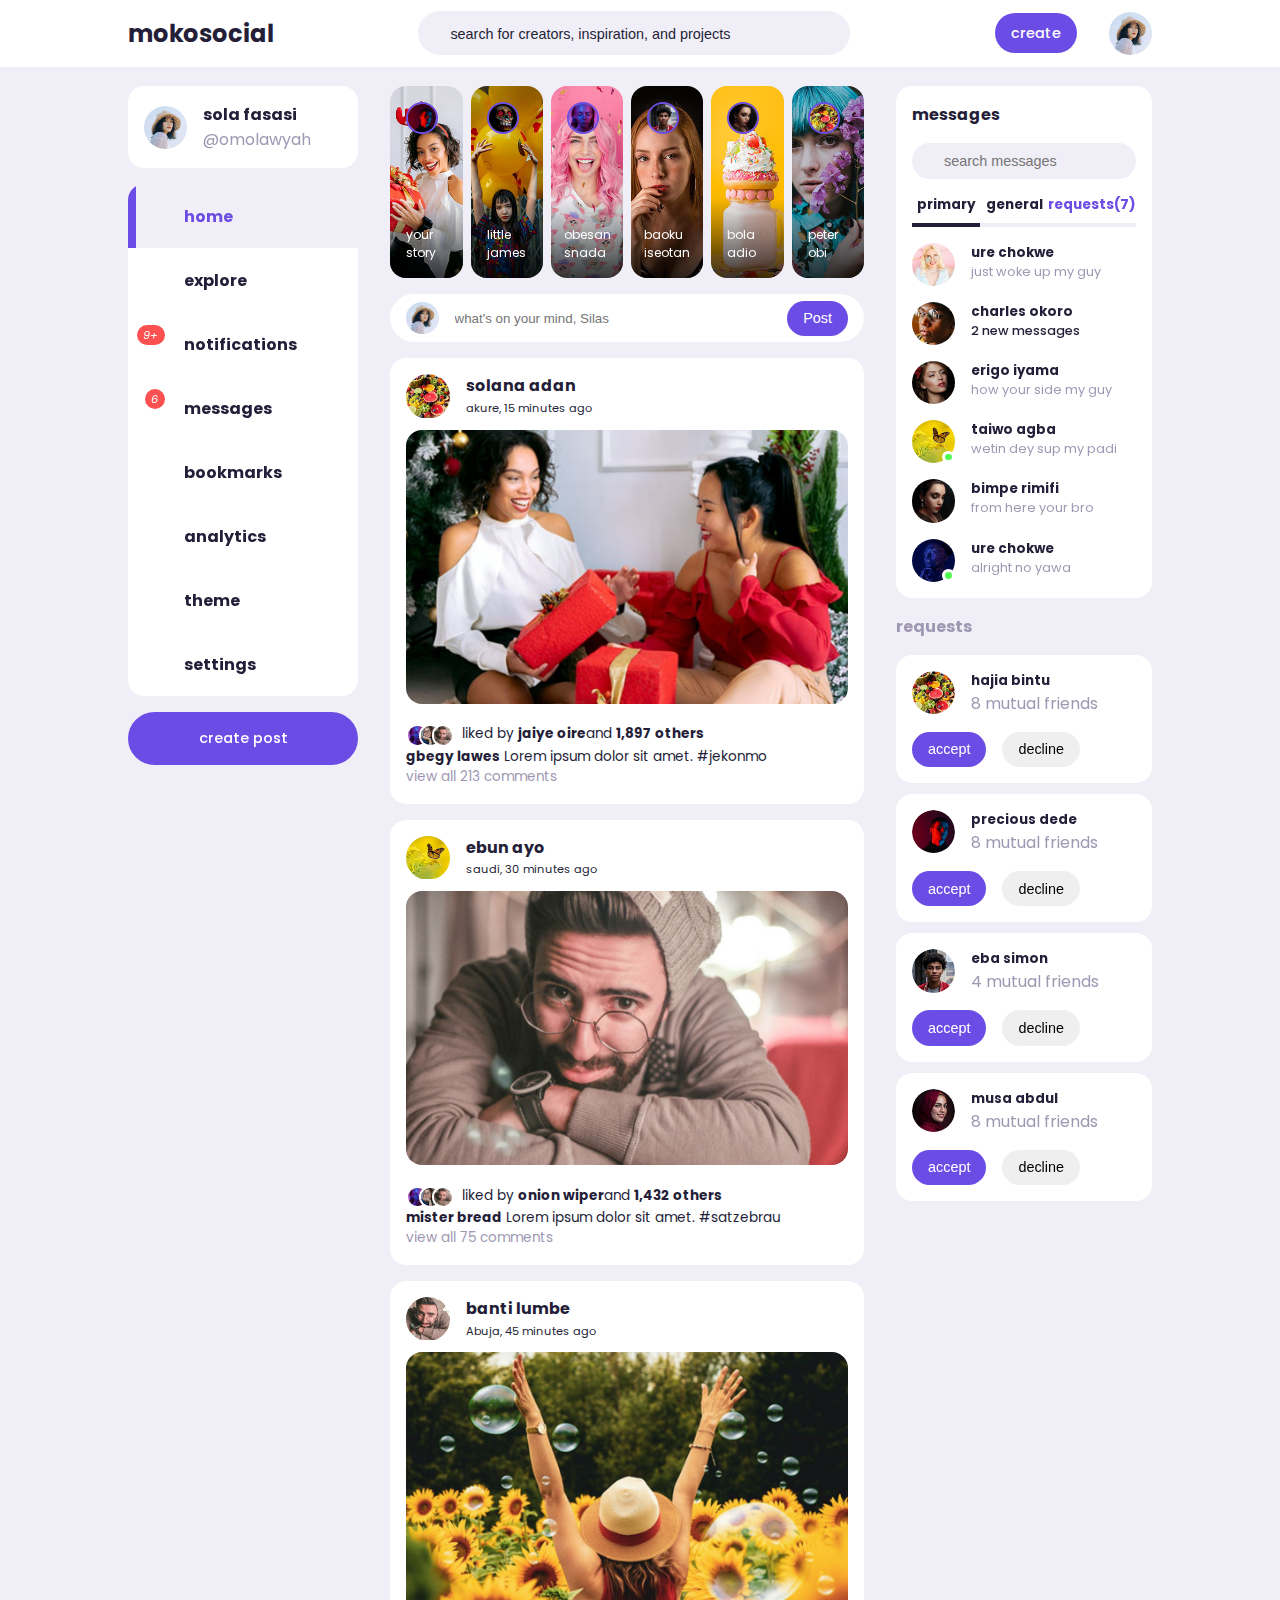
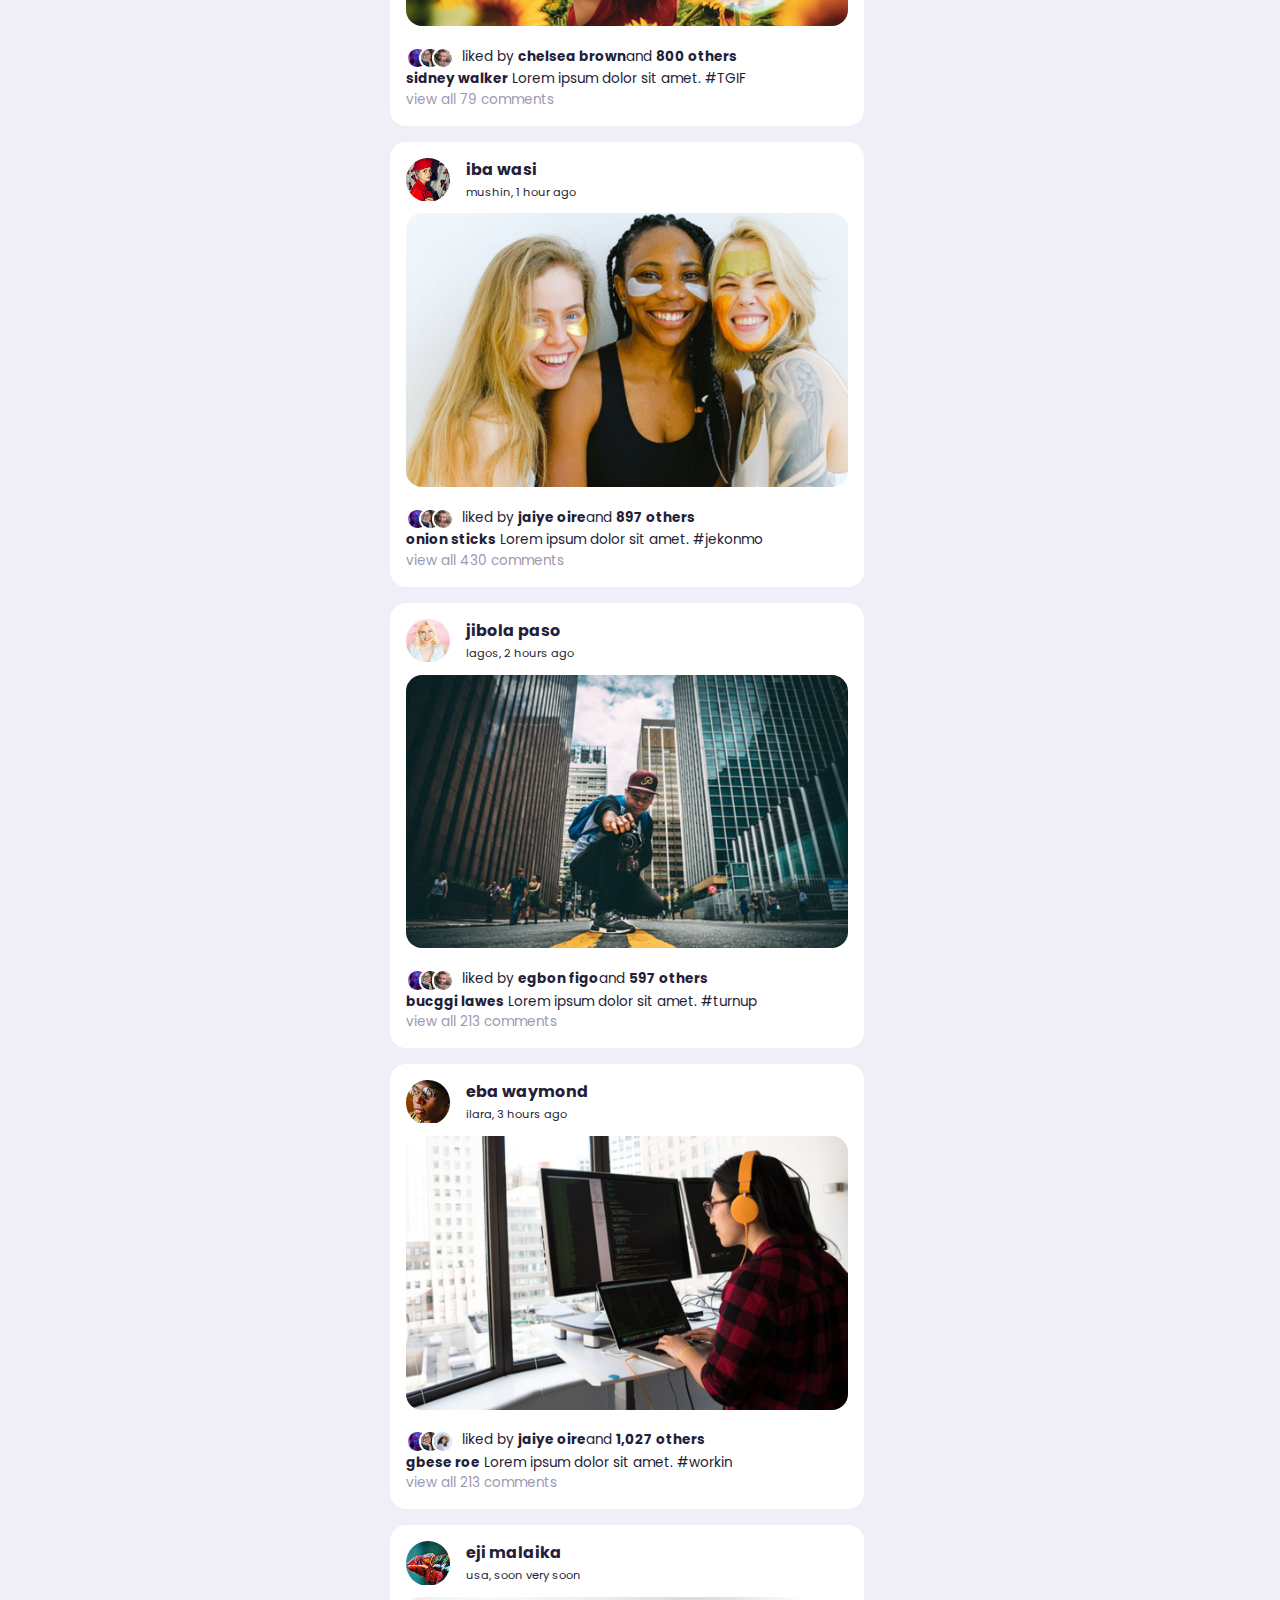
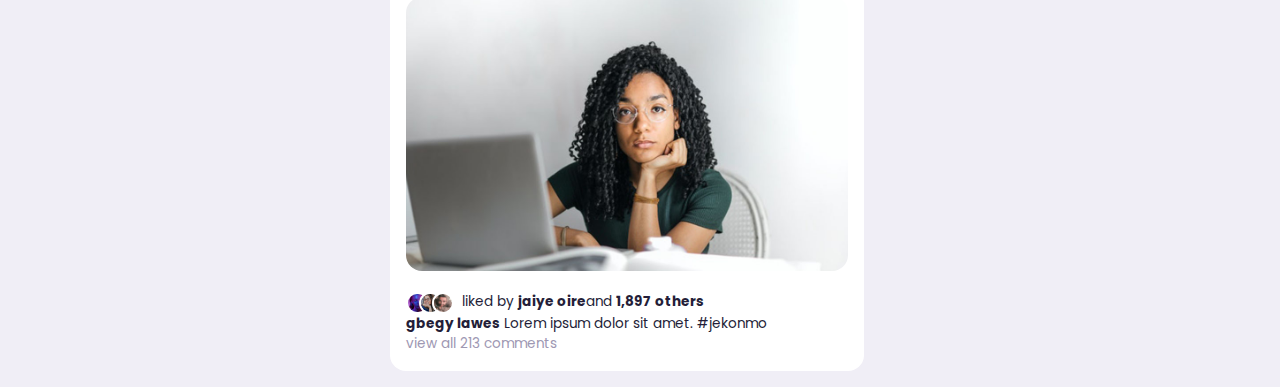
<file: responsive social media/index.html>
<!DOCTYPE html>
<html lang="en">
<head>
    <meta charset="UTF-8">
    <meta http-equiv="X-UA-Compatible" content="IE=edge">
    <meta name="viewport" content="width=device-width, initial-scale=1.0">
    <title>mokosocial - Respo Website</title>
    <link rel="stylesheet" href="styles.css">
    <!--ICONSCOUT CDN-->
    <link rel="stylesheet" href="https://unicons.iconscout.com/release/v4.0.0/css/line.css">
</head>

<body>

    <!--NAVBAR-->

    <nav>
        <div class="container">
            <h2 class="logo">mokosocial</h2>
            <div class="search-bar">
                <i class="uil uil-search"></i>
                <input type="search" placeholder="search for creators, inspiration, and projects">
            </div>
            <div class="create">
                <label for="create post" class="btn btn-primary">create</label>
                <div class="profile-picture">
                    <img src="./images/profile-1.jpg" alt="">
                </div>
            </div>
        </div>
    </nav>

    <!--END OF NAVBAR-->

    <!--MAIN-->

    <main>
        <div class="container">

            <!--LEFT SIDE-->

            <div class="left">
                <a class="profile">
                    <div class="profile-picture">
                        <img src="./images/profile-1.jpg" alt="">
                    </div>
                    <div class="handle">
                        <h4>sola fasasi</h4>
                        <p class="text-muted">@omolawyah</p>
                    </div>
                </a>

                <!--SIDEBAR-->
                <div class="sidebar">
                    <a class="menu-item active">
                        <span><i class="uil uil-home"></i></span>
                        <h3>home</h3>
                    </a>
                    <a class="menu-item">
                        <span><i class="uil uil-compass"></i></span>
                        <h3>explore</h3>
                    </a>
                    <a class="menu-item" id="notifications">
                        <span><i class="uil uil-bell"><small class="notification-count">9+</small></i></span>
                        <h3>notifications</h3>
                        <!--NOTIFICATION POPUP-->
                        <div class="notifications-popup">
                            <div>
                                <div class="profile-picture">
                                    <img src="./images/profile-2.jpg" alt="">
                                </div>
                                <div class="notification-body">
                                    <b>adebayo bala accepted your friend request</b>
                                    <small class="text-muted">2 days ago</small>
                                </div>
                            </div>
                            <div>
                                <div class="profile-picture">
                                    <img src="./images/profile-3.jpg" alt="">
                                </div>
                                <div class="notification-body">
                                    <b>abass mutiu accepted your friend request</b>
                                    <small class="text-muted">1 hour ago</small>
                                </div>
                            </div>
                            <div>
                                <div class="profile-picture">
                                    <img src="./images/profile-4.jpg" alt="">
                                </div>
                                <div class="notification-body">
                                    <b>ure chokwe commented on  your post</b>
                                    <small class="text-muted">5 hour ago</small>
                                </div>
                            </div>
                            <div>
                                <div class="profile-picture">
                                    <img src="./images/profile-5.jpg" alt="">
                                </div>
                                <div class="notification-body">
                                    <b>silas ogbuefi commented on a post dem tag you</b>
                                    <small class="text-muted">1 hour ago</small>
                                </div>
                            </div>
                            <div>
                                <div class="profile-picture">
                                    <img src="./images/profile-6.jpg" alt="">
                                </div>
                                <div class="notification-body">
                                    <b>bimpe alao commented on a post de post  tag you</b>
                                    <small class="text-muted">7 mins ago</small>
                                </div>
                            </div>
                            <div>
                                <div class="profile-picture">
                                    <img src="./images/profile-7.jpg" alt="">
                                </div>
                                <div class="notification-body">
                                    <b>lanre fasai shared  a post d post  tag you</b>
                                    <small class="text-muted">5 days ago</small>
                                </div>
                            </div>
                        </div>
                    </a>
                    <a class="menu-item" id="messages-notifications">
                        <span><i class="uil uil-envelope"><small class="notification-count">6</small></i></span>
                        <h3>messages</h3>
                    </a>
                    <a class="menu-item">
                        <span><i class="uil uil-bookmark"></i></span>
                        <h3>bookmarks</h3>
                    </a>
                    <a class="menu-item">
                        <span><i class="uil uil-chart-line"></i></span>
                        <h3>analytics</h3>
                    </a>
                    <a class="menu-item" id="theme">
                        <span><i class="uil uil-palette"></i></span>
                        <h3>theme</h3>
                    </a>
                    <a class="menu-item">
                        <span><i class="uil uil-setting"></i></span>
                        <h3>settings</h3>
                    </a>
                </div>
                <label for="create post" class="btn btn-primary">create post</label>
            </div>

            <!--END OF LEFT SIDE-->

            <!--MIDDLE SIDE-->
            <div class="middle">
              
                <!---STORIES-->
                <div class="stories">
                    <div class="story">
                        <div class="profile-picture">
                            <img src="./images/profile-8.jpg">
                        </div>
                        <p class="name">your story</p>
                    </div>
                    <div class="story">
                        <div class="profile-picture">
                            <img src="./images/profile-9.jpg">
                        </div>
                        <p class="name">little james</p>
                    </div>
                    <div class="story">
                        <div class="profile-picture">
                            <img src="./images/profile-10.jpg">
                        </div>
                        <p class="name">obesan snada</p>
                    </div>
                    <div class="story">
                        <div class="profile-picture">
                            <img src="./images/profile-11.jpg">
                        </div>
                        <p class="name">baoku iseotan</p>
                    </div>
                    <div class="story">
                        <div class="profile-picture">
                            <img src="./images/profile-12.jpg">
                        </div>
                        <p class="name">bola adio</p>
                    </div>
                    <div class="story">
                        <div class="profile-picture">
                            <img src="./images/profile-13.jpg">
                        </div>
                        <p class="name">peter obi</p>
                    </div>
                </div>

                <!--END OF STORIES-->
                <form class="create-post">
                    <div class="profile-picture">
                        <img src="./images/profile-1.jpg" alt="">
                    </div>
                    <input type="text" id="create-post" placeholder="what's on your mind, Silas">
                    <input type="submit" value="Post" class="btn btn-primary">

                </form>

                <!--FEEDS-->
                <div class="feeds">
                    <!--FEED 1-->
                    <div class="feed">
                        <div class="head">
                            <div class="user">
                                <div class="profile-picture">
                                    <img src="./images/profile-13.jpg" alt="">
                                </div>
                                <div class="info">
                                    <h3>solana adan</h3>
                                    <small>akure, 15 minutes ago</small>
                                </div>
                                
                            </div>
                            <span class="edit">
                                <i class="uil uil-ellipsis-h"></i>
                            </span>
                        </div>

                        <div class="photo">
                            <img src="./images/feed-1.jpg" alt="">
                        </div>

                        <div class="action-buttons">
                            <div class="interaction-buttons">
                                <span><i class="uil uil-heart"></i></span>
                                <span><i class="uil uil-comment-dots"></i></span>
                                <span><i class="uil uil-share-alt"></i></span>
                            </div>
                            <div class="bookmark">
                                <span><i class="uil uil-bookmark-full"></i></span>
                            </div>
                        </div>

                        <div class="liked-by">
                            <span><img src="./images/profile-10.jpg" alt=""></span>
                            <span><img src="./images/profile-4.jpg" alt=""></span>
                            <span><img src="./images/profile-15.jpg" alt=""></span>
                            <p>liked by <b>jaiye oire</b>and <b>1,897 others</b></p>
                        </div>
                        
                        <div class="caption">
                            <p><b>gbegy lawes</b> Lorem ipsum dolor sit amet. <span class="harsh-tag">#jekonmo</span> </p>
                        </div>
                        <div class="text-muted comments">view all 213 comments</div>
                    </div>
                    <!--END OF FEED 1-->

                    <!--FEED 2-->

                    <div class="feed">
                        <div class="head">
                            <div class="user">
                                <div class="profile-picture">
                                    <img src="./images/profile-14.jpg" alt="">
                                </div>
                                <div class="info">
                                    <h3>ebun ayo</h3>
                                    <small>saudi, 30 minutes ago</small>
                                </div>
                                
                            </div>
                            <span class="edit">
                                <i class="uil uil-ellipsis-h"></i>
                            </span>
                        </div>

                        <div class="photo">
                            <img src="./images/feed-2.jpg" alt="">
                        </div>

                        <div class="action-buttons">
                            <div class="interaction-buttons">
                                <span><i class="uil uil-heart"></i></span>
                                <span><i class="uil uil-comment-dots"></i></span>
                                <span><i class="uil uil-share-alt"></i></span>
                            </div>
                            <div class="bookmark">
                                <span><i class="uil uil-bookmark-full"></i></span>
                            </div>
                        </div>

                        <div class="liked-by">
                            <span><img src="./images/profile-10.jpg" alt=""></span>
                            <span><img src="./images/profile-4.jpg" alt=""></span>
                            <span><img src="./images/profile-15.jpg" alt=""></span>
                            <p>liked by <b>onion wiper</b>and <b>1,432 others</b></p>
                        </div>
                        
                        <div class="caption">
                            <p><b>mister bread</b> Lorem ipsum dolor sit amet. <span class="harsh-tag">#satzebrau</span> </p>
                        </div>
                        <div class="text-muted comments">view all 75 comments</div>
                    </div>

                    <!--END OF FEED 2-->

                    <!--FEED 3-->
                    <div class="feed">
                        <div class="head">
                            <div class="user">
                                <div class="profile-picture">
                                    <img src="./images/profile-15.jpg" alt="">
                                </div>
                                <div class="info">
                                    <h3>banti lumbe</h3>
                                    <small>Abuja, 45 minutes ago</small>
                                </div>
                                
                            </div>
                            <span class="edit">
                                <i class="uil uil-ellipsis-h"></i>
                            </span>
                        </div>

                        <div class="photo">
                            <img src="./images/feed-3.jpg" alt="">
                        </div>

                        <div class="action-buttons">
                            <div class="interaction-buttons">
                                <span><i class="uil uil-heart"></i></span>
                                <span><i class="uil uil-comment-dots"></i></span>
                                <span><i class="uil uil-share-alt"></i></span>
                            </div>
                            <div class="bookmark">
                                <span><i class="uil uil-bookmark-full"></i></span>
                            </div>
                        </div>

                        <div class="liked-by">
                            <span><img src="./images/profile-10.jpg" alt=""></span>
                            <span><img src="./images/profile-4.jpg" alt=""></span>
                            <span><img src="./images/profile-15.jpg" alt=""></span>
                            <p>liked by <b>chelsea brown</b>and <b>800 others</b></p>
                        </div>
                        
                        <div class="caption">
                            <p><b>sidney walker</b> Lorem ipsum dolor sit amet. <span class="harsh-tag">#TGIF</span> </p>
                        </div>
                        <div class="text-muted comments">view all 79 comments</div>
                    </div>
                    <!--END OF FEED 3-->

                    <!--FEED 4-->
                    <div class="feed">
                        <div class="head">
                            <div class="user">
                                <div class="profile-picture">
                                    <img src="./images/profile-16.jpg" alt="">
                                </div>
                                <div class="info">
                                    <h3>iba wasi</h3>
                                    <small>mushin, 1 hour ago</small>
                                </div>
                                
                            </div>
                            <span class="edit">
                                <i class="uil uil-ellipsis-h"></i>
                            </span>
                        </div>

                        <div class="photo">
                            <img src="./images/feed-4.jpg" alt="">
                        </div>

                        <div class="action-buttons">
                            <div class="interaction-buttons">
                                <span><i class="uil uil-heart"></i></span>
                                <span><i class="uil uil-comment-dots"></i></span>
                                <span><i class="uil uil-share-alt"></i></span>
                            </div>
                            <div class="bookmark">
                                <span><i class="uil uil-bookmark-full"></i></span>
                            </div>
                        </div>

                        <div class="liked-by">
                            <span><img src="./images/profile-10.jpg" alt=""></span>
                            <span><img src="./images/profile-4.jpg" alt=""></span>
                            <span><img src="./images/profile-15.jpg" alt=""></span>
                            <p>liked by <b>jaiye oire</b>and <b>897 others</b></p>
                        </div>
                        
                        <div class="caption">
                            <p><b>onion sticks</b> Lorem ipsum dolor sit amet. <span class="harsh-tag">#jekonmo</span> </p>
                        </div>
                        <div class="text-muted comments">view all 430 comments</div>
                    </div>
                    <!--END OF FEED 4-->

                    <!--FEED 5-->
                    <div class="feed">
                        <div class="head">
                            <div class="user">
                                <div class="profile-picture">
                                    <img src="./images/profile-17.jpg" alt="">
                                </div>
                                <div class="info">
                                    <h3>jibola paso</h3>
                                    <small>lagos, 2 hours ago</small>
                                </div>
                                
                            </div>
                            <span class="edit">
                                <i class="uil uil-ellipsis-h"></i>
                            </span>
                        </div>

                        <div class="photo">
                            <img src="./images/feed-5.jpg" alt="">
                        </div>

                        <div class="action-buttons">
                            <div class="interaction-buttons">
                                <span><i class="uil uil-heart"></i></span>
                                <span><i class="uil uil-comment-dots"></i></span>
                                <span><i class="uil uil-share-alt"></i></span>
                            </div>
                            <div class="bookmark">
                                <span><i class="uil uil-bookmark-full"></i></span>
                            </div>
                        </div>

                        <div class="liked-by">
                            <span><img src="./images/profile-10.jpg" alt=""></span>
                            <span><img src="./images/profile-4.jpg" alt=""></span>
                            <span><img src="./images/profile-15.jpg" alt=""></span>
                            <p>liked by <b>egbon figo</b>and <b>597 others</b></p>
                        </div>
                        
                        <div class="caption">
                            <p><b>bucggi lawes</b> Lorem ipsum dolor sit amet. <span class="harsh-tag">#turnup</span> </p>
                        </div>
                        <div class="text-muted comments">view all 213 comments</div>
                    </div>
                    <!--END OF FEED 5-->

                    <!--FEED 6-->
                    <div class="feed">
                        <div class="head">
                            <div class="user">
                                <div class="profile-picture">
                                    <img src="./images/profile-18.jpg" alt="">
                                </div>
                                <div class="info">
                                    <h3>eba waymond</h3>
                                    <small>ilara, 3 hours ago</small>
                                </div>
                                
                            </div>
                            <span class="edit">
                                <i class="uil uil-ellipsis-h"></i>
                            </span>
                        </div>

                        <div class="photo">
                            <img src="./images/feed-6.jpg" alt="">
                        </div>

                        <div class="action-buttons">
                            <div class="interaction-buttons">
                                <span><i class="uil uil-heart"></i></span>
                                <span><i class="uil uil-comment-dots"></i></span>
                                <span><i class="uil uil-share-alt"></i></span>
                            </div>
                            <div class="bookmark">
                                <span><i class="uil uil-bookmark-full"></i></span>
                            </div>
                        </div>

                        <div class="liked-by">
                            <span><img src="./images/profile-10.jpg" alt=""></span>
                            <span><img src="./images/profile-4.jpg" alt=""></span>
                            <span><img src="./images/profile-1.jpg" alt=""></span>
                            <p>liked by <b>jaiye oire</b>and <b>1,027 others</b></p>
                        </div>
                        
                        <div class="caption">
                            <p><b>gbese roe</b> Lorem ipsum dolor sit amet. <span class="harsh-tag">#workin</span> </p>
                        </div>
                        <div class="text-muted comments">view all 213 comments</div>
                    </div>
                    <!--END OF FEED 6-->

                    <!--FEED 7-->
                    <div class="feed">
                        <div class="head">
                            <div class="user">
                                <div class="profile-picture">
                                    <img src="./images/profile-19.jpg" alt="">
                                </div>
                                <div class="info">
                                    <h3>eji malaika</h3>
                                    <small>usa, soon very soon </small>
                                </div>
                                
                            </div>
                            <span class="edit">
                                <i class="uil uil-ellipsis-h"></i>
                            </span>
                        </div>

                        <div class="photo">
                            <img src="./images/feed-7.jpg" alt="">
                        </div>

                        <div class="action-buttons">
                            <div class="interaction-buttons">
                                <span><i class="uil uil-heart"></i></span>
                                <span><i class="uil uil-comment-dots"></i></span>
                                <span><i class="uil uil-share-alt"></i></span>
                            </div>
                            <div class="bookmark">
                                <span><i class="uil uil-bookmark-full"></i></span>
                            </div>
                        </div>

                        <div class="liked-by">
                            <span><img src="./images/profile-10.jpg" alt=""></span>
                            <span><img src="./images/profile-4.jpg" alt=""></span>
                            <span><img src="./images/profile-15.jpg" alt=""></span>
                            <p>liked by <b>jaiye oire</b>and <b>1,897 others</b></p>
                        </div>
                        
                        <div class="caption">
                            <p><b>gbegy lawes</b> Lorem ipsum dolor sit amet. <span class="harsh-tag">#jekonmo</span> </p>
                        </div>
                        <div class="text-muted comments">view all 213 comments</div>
                    </div>
                    <!--END OF FEED 7-->

                    
                    
                    

                </div>

                <!--END OF FEEDS-->
            </div>

            <!--END OF MIDDLE-->

            <!--RIGHT SIDE-->
            <div class="right">
                <!--MESSAGES-->
                <div class="messages">
                    <div class="heading">
                        <h4>messages</h4>
                        <i class="uil uiledit"></i>
                    </div>

                    <!--SEARCH BAR-->
                    <div class="search-bar">
                        <i class="uil uil-search"></i>
                        <input type="search" placeholder="search messages" id="message-search">
                    </div>

                    <!--MESSAGES CATEGORY-->
                    <div class="category">
                        <h6 class="active">primary</h6>
                        <h6>general</h6>
                        <h6 class="message-requests">requests(7)</h6>
                    </div>
                    <!--MESSAGE-->
                    <div class="message">
                        <div class="profile-picture">
                            <img src="./images/profile-17.jpg" alt="">
                        </div>
                        <div class="message-body">
                            <h5>ure chokwe</h5>
                            <p class="text-muted">just woke up my guy</p>
                        </div>
                    </div>
                    <div class="message">
                        <div class="profile-picture">
                            <img src="./images/profile-18.jpg" alt="">
                        </div>
                        <div class="message-body">
                            <h5>charles okoro</h5>
                            <p class="text-bold">2 new messages</p>
                        </div>
                    </div>
                    <div class="message">
                        <div class="profile-picture">
                            <img src="./images/profile-6.jpg" alt="">
                        </div>
                        <div class="message-body">
                            <h5>erigo iyama </h5>
                            <p class="text-muted">how your side my guy</p>
                        </div>
                    </div>
                    <div class="message">
                        <div class="profile-picture">
                            <img src="./images/profile-14.jpg" alt="">
                            <div class="active"></div>
                        </div>
                        <div class="message-body">
                            <h5>taiwo agba </h5>
                            <p class="text-muted">wetin dey sup my padi</p>
                        </div>
                    </div>
                    <div class="message">
                        <div class="profile-picture">
                            <img src="./images/profile-12.jpg" alt="">
                        </div>
                        <div class="message-body">
                            <h5>bimpe rimifi</h5>
                            <p class="text-muted">from here your bro</p>
                        </div>
                    </div>
                    <div class="message">
                        <div class="profile-picture">
                            <img src="./images/profile-7.jpg" alt="">
                            <div class="active"></div>
                        </div>
                        <div class="message-body">
                            <h5>ure chokwe</h5>
                            <p class="text-muted">alright no yawa</p>
                        </div>
                    </div>
                </div>
                <!--END OF MESSAGES-->

                <!--FRIEND REQUESTS-->
                <div class="friend-requests">

                    <h4>requests</h4>

                    <div class="request">
                        <div class="info">
                            <div class="profile-picture">
                                <img src="./images/profile-13.jpg" alt="">
                            </div>
                            <div>
                                <h5>hajia bintu</h5>
                                <p class="text-muted">
                                    8 mutual friends
                                </p>
                          </div>
                        </div>
                        <div class="action">
                            <button class="btn btn-primary">accept</button>
                            <button class="btn">decline</button>
                        </div>
                    </div>
                    <div class="request">
                        <div class="info">
                            <div class="profile-picture">
                                <img src="./images/profile-8.jpg" alt="">
                            </div>
                            <div>
                                <h5>precious dede</h5>
                                <p class="text-muted">
                                    8 mutual friends
                                </p>
                          </div>
                        </div>
                        <div class="action">
                            <button class="btn btn-primary">accept</button>
                            <button class="btn">decline</button>
                        </div>
                    </div>
                    <div class="request">
                        <div class="info">
                            <div class="profile-picture">
                                <img src="./images/profile-11.jpg" alt="">
                            </div>
                            <div>
                                <h5>eba simon</h5>
                                <p class="text-muted">
                                    4 mutual friends
                                </p>
                          </div>
                        </div>
                        <div class="action">
                            <button class="btn btn-primary">accept</button>
                            <button class="btn">decline</button>
                        </div>
                    </div>
                    <div class="request">
                        <div class="info">
                            <div class="profile-picture">
                                <img src="./images/profile-20.jpg" alt="">
                            </div>
                            <div>
                                <h5>musa abdul</h5>
                                <p class="text-muted">
                                    8 mutual friends
                                </p>
                          </div>
                        </div>
                        <div class="action">
                            <button class="btn btn-primary">accept</button>
                            <button class="btn">decline</button>
                        </div>
                    </div>

                </div>
            </div>

            <!--END OF RIGHT SIDE-->

        </div>
    </main>

    <!---END OF MAIN-->

    <div class="customize-theme">
        <div class="card">
            <h2>customize your view</h2>
            <p class="text-muted">manage your font size, color, and background</p>

            <!------FONT SIZES------>
            <div class="font-size">
                <h4>font size</h4>
                <div>
                    <h6>Aa</h6>
                    <div class="choose-size">
                        <span class="font-size-1"></span>
                        <span class="font-size-2 active"></span>
                        <span class="font-size-3"></span>
                        <span class="font-size-4"></span>
                        <span class="font-size-5"></span>
                    </div>
                    <h3>Aa</h3>

                </div>
            </div>

            <!--PRIMARY COLORS-->
            <div class="color">
                <h4>color</h4>
                <div class="choose-color">
                    <span class="color-1 active"></span>
                    <span class="color-2 "></span>
                    <span class="color-3 "></span>
                    <span class="color-4 "></span>
                    <span class="color-5 "></span>
                </div>
            </div>

            <!---BACKGROUND COLORS-->
            <div class="background">
                <h4>background</h4>
                <div class="choose-bg">
                    <div class="bg-1 active">
                        <span></span>
                        <h5 for="bg-1">light</h5>
                    </div>
                    <div class="bg-2">
                        <span></span>
                        <h5 for="bg-2">dim</h5>
                    </div>
                    <div class="bg-3">
                        <span></span>
                        <h5 for="bg-3">lights out</h5>
                    </div>
                </div>
            </div>

        </div>
    </div>


    
    <script src="index.js"></script>
</body>
</html>
</file>
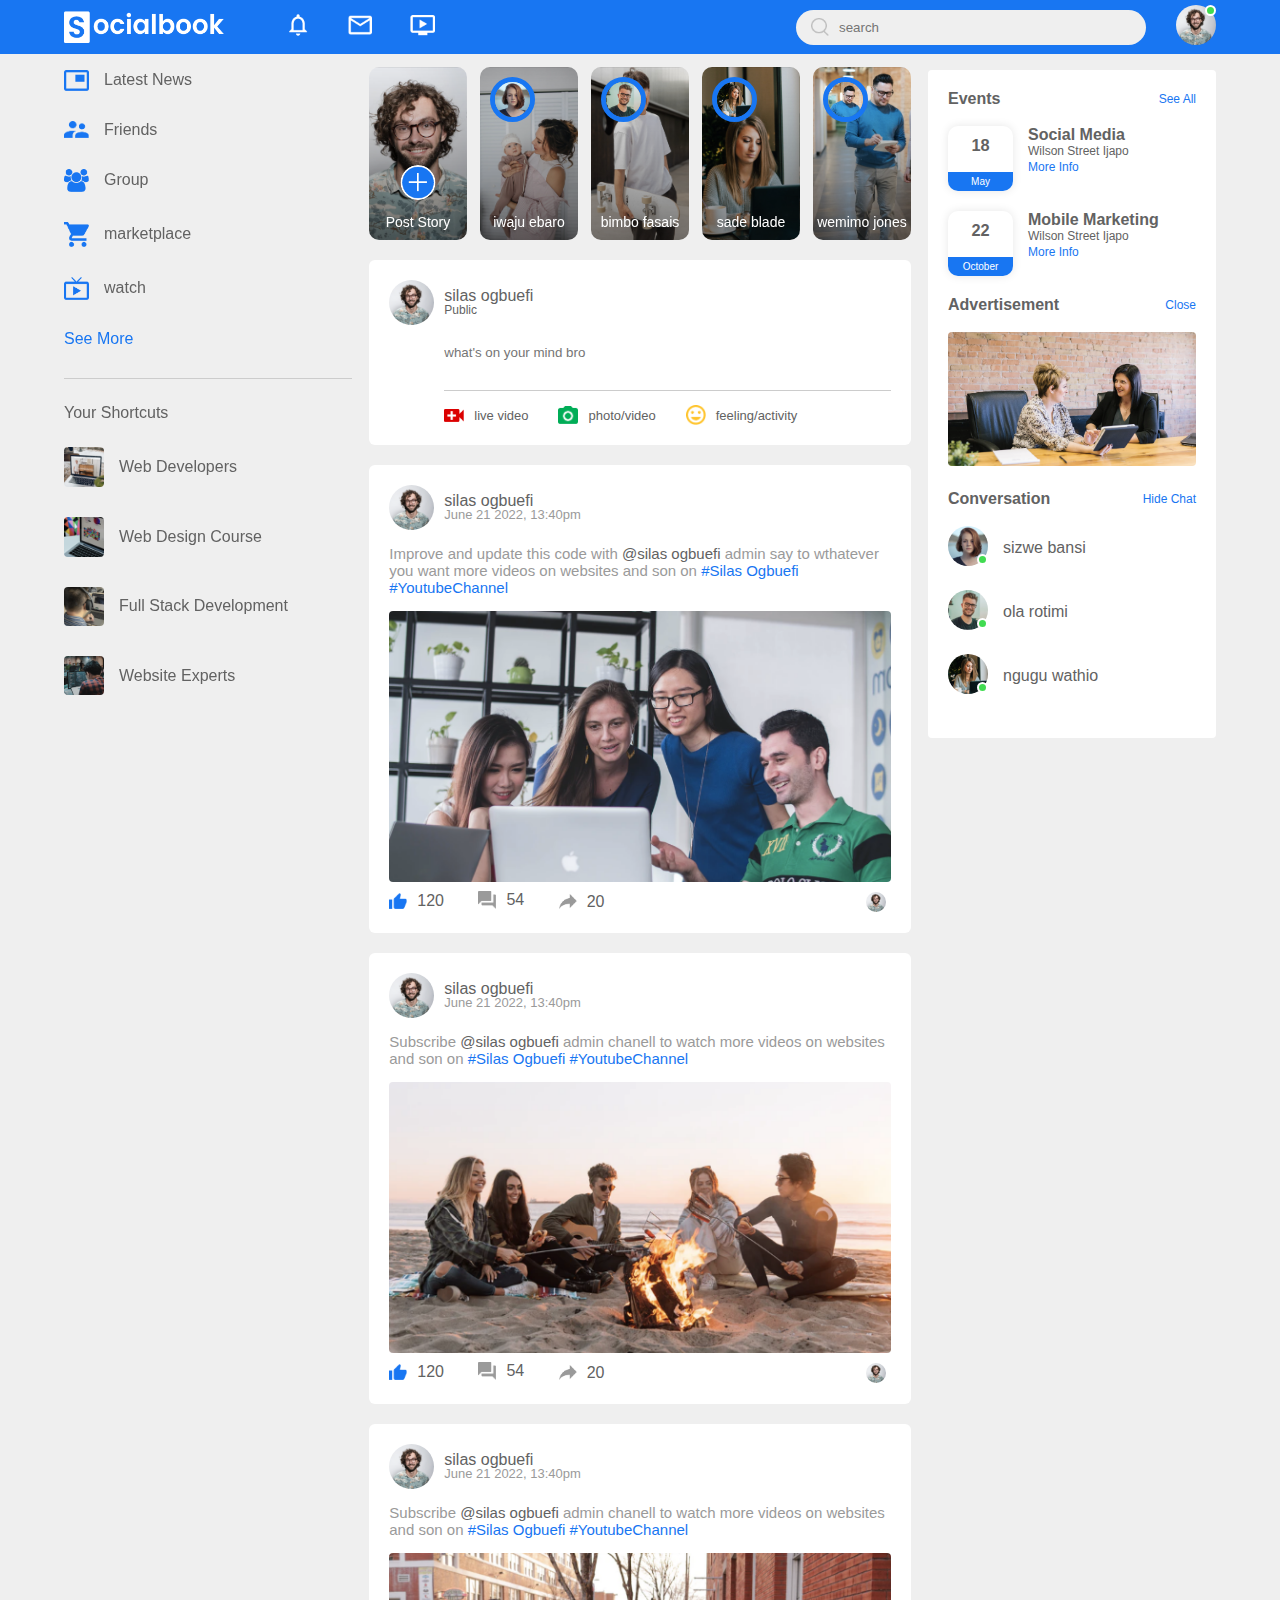
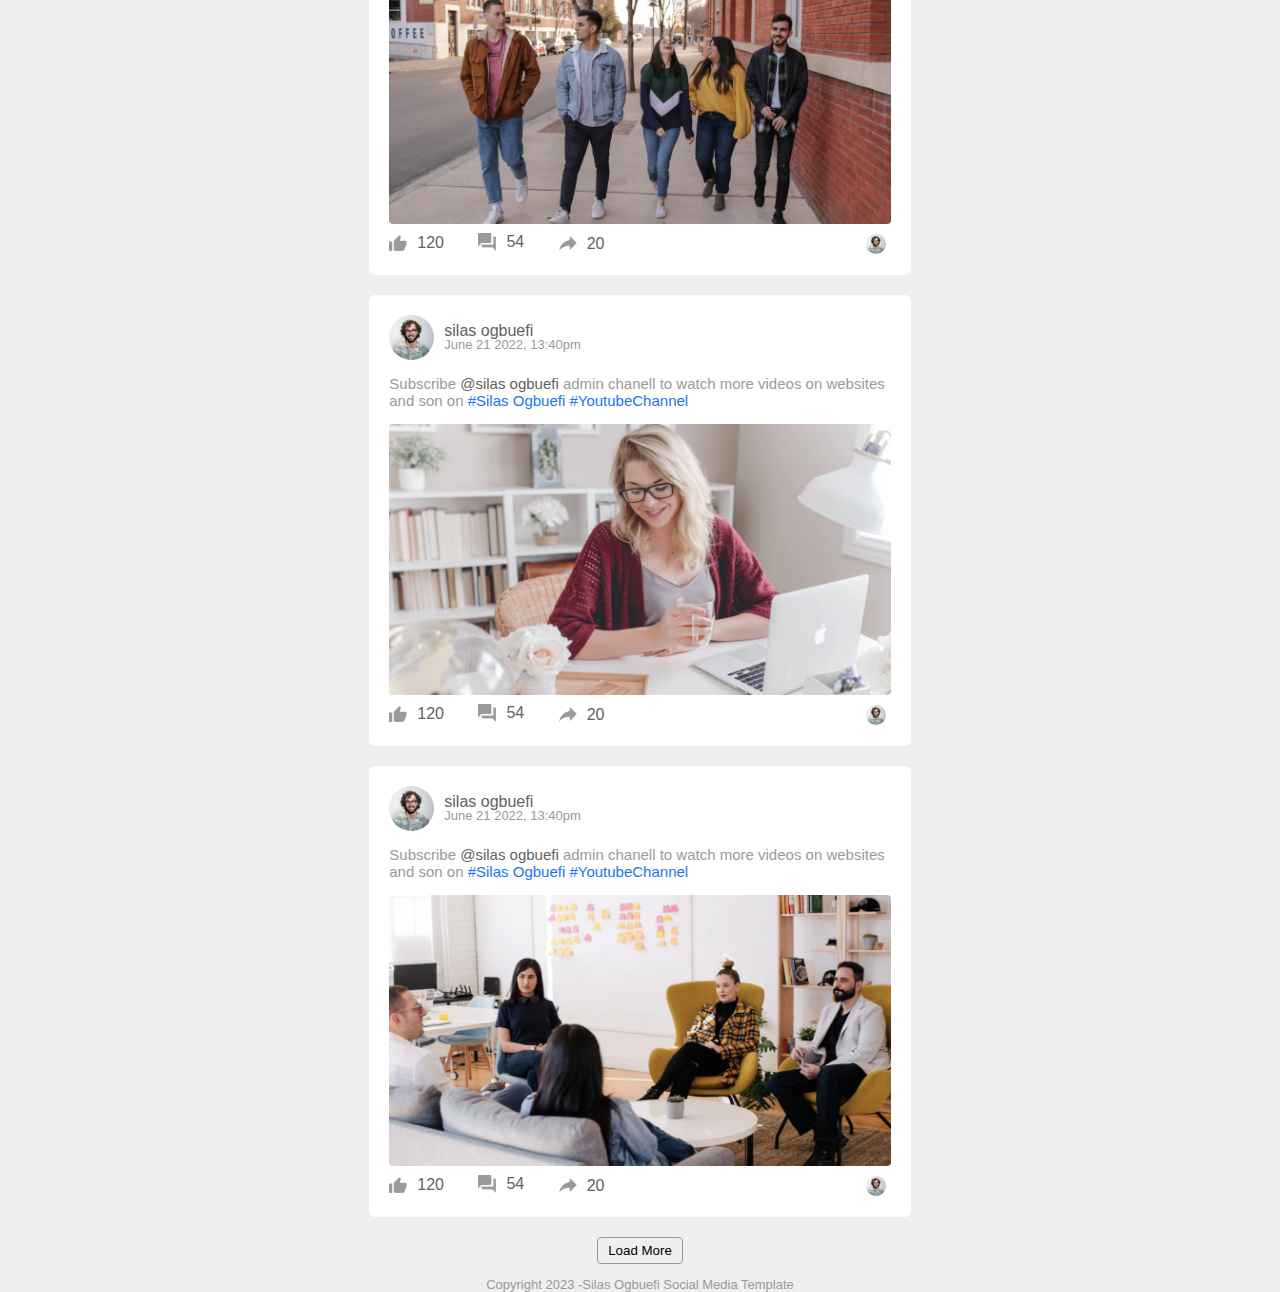
<file: socialbook_sm-website/index.html>
<!DOCTYPE html>
<html lang="en">
<head>
    <meta charset="UTF-8">
    <meta http-equiv="X-UA-Compatible" content="IE=edge">
    <meta name="viewport" content="width=device-width, initial-scale=1.0">
    <title>famBook - social media template</title>
    <link rel="stylesheet" href="https://cdnjs.cloudflare.com/ajax/libs/font-awesome/6.2.1/css/all.min.css" integrity="sha512-MV7K8+y+gLIBoVD59lQIYicR65iaqukzvf/nwasF0nqhPay5w/9lJmVM2hMDcnK1OnMGCdVK+iQrJ7lzPJQd1w==" crossorigin="anonymous" referrerpolicy="no-referrer" />
    <link rel="stylesheet" href="style.css">
</head>
<body>

    <!--NAV-->
    
    <nav>
        <div class="nav-left">
            <img src="images/logo.png" class="logo">
            <ul>
                <li><img src="images/notification.png" alt=""></li>
                <li><img src="images/inbox.png" alt=""></li>
                <li><img src="images/video.png" alt=""></li>
            </ul>
        </div>
        <div class="nav-right">
            <div class="search-box">
                <img src="images/search.png">
                <input type="text" placeholder="search">
            </div>
            <div class="nav-user-icon online" onclick="settingsMenuToggle()">
                <img src="images/profile-pic.png">
            </div>
        </div>
        <!--settings menu-->
        <div class="settings-menu">

            <div id="dark-btn">
                <span></span>
            </div>

            <div class="settings-menu-inner">
                <div class="user-profile">
                    <img src="images/profile-pic.png">
                    <div>
                        <p>silas ogbuefi</p>
                        <a href="#">See your Profile</a>
                    </div>
                </div>
                <hr>
                <div class="user-profile">
                    <img src="images/feedback.png">
                    <div>
                        <p>Give Feedback</p>
                        <a href="#">Help us to improve the new design</a>
                    </div>
                </div>
                <hr>

                <div class="settings-links">
                    <img src="images/setting.png" class="settings-icon">
                    <a href="#">Settings & Privacy
                        <img src="images/arrow.png" width="10px" alt="">
                    </a>
                </div>
                <div class="settings-links">
                    <img src="images/help.png" class="settings-icon">
                    <a href="#">Help & Support
                        <img src="images/arrow.png" width="10px" alt="">
                    </a>
                </div>
                <div class="settings-links">
                    <img src="images/display.png" class="settings-icon">
                    <a href="#">Display & Accessibility
                        <img src="images/arrow.png" width="10px" alt="">
                    </a>
                </div>
                <div class="settings-links">
                    <img src="images/logout.png" class="settings-icon">
                    <a href="#">Logout
                        <img src="images/arrow.png" width="10px" alt="">
                    </a>
                </div>

            </div>
           
        </div>

    </nav>

    <!--END OF NAV-->

    <!--CONTAINER-->
    <div class="container">

        <!--LEFT-->
        <div class="left-sidebar">
            <div class="imp-links">
                <a href="#"><img src="images/news.png" alt=""> Latest News</a>
                <a href="#"><img src="images/friends.png" alt=""> Friends</a>
                <a href="#"><img src="images/group.png" alt=""> Group</a>
                <a href="#"><img src="images/marketplace.png" alt=""> marketplace</a>
                <a href="#"><img src="images/watch.png" alt=""> watch</a>
                <a href="#">See More</a>
            </div>
            <div class="shortcut-links">
                <p>Your Shortcuts</p>
                <a href="#"><img src="images/shortcut-1.png" alt=""> Web Developers</a>
                <a href="#"><img src="images/shortcut-2.png" alt=""> Web Design Course</a>
                <a href="#"><img src="images/shortcut-3.png" alt=""> Full Stack Development</a>
                <a href="#"><img src="images/shortcut-4.png" alt=""> Website Experts</a>
            </div>
        </div>
        <!--END OF LEFT-->


        <!--MAIN CONTENT-->
        <div class="main-content">

            <div class="story-gallery">
                <div class="story story-1">
                    <img src="images/upload.png">
                    <p>Post Story</p>
                </div>
                <div class="story story-2">
                    <img src="images/member-1.png">
                    <p>iwaju ebaro</p>
                </div>
                <div class="story story-3">
                    <img src="images/member-2.png">
                    <p>bimbo fasais</p>
                </div>
                <div class="story story-4">
                    <img src="images/member-3.png">
                    <p>sade blade</p>
                </div>
                <div class="story story-5">
                    <img src="images/member-4.png">
                    <p>wemimo jones</p>
                </div>
            </div>

            <div class="write-post-container">
                <div class="user-profile">
                    <img src="images/profile-pic.png">
                    <div>
                        <p>silas ogbuefi</p>
                        <small>Public <i class="fa-sharp fa-solid fa-caret-down"></i></small>
                    </div>
                </div>

                <div class="post-input-container">
                    <textarea rows="3" placeholder="what's on your mind bro"></textarea>

                    <div class="add-post-links">
                        <a href="#"><img src="images/live-video.png" alt=""> live video</a>
                        <a href="#"><img src="images/photo.png" alt=""> photo/video</a>
                        <a href="#"><img src="images/feeling.png" alt=""> feeling/activity</a>
                    </div>

                </div>

            </div>

            <div class="post-container">
                <div class="post-row">
                    <div class="user-profile">
                        <img src="images/profile-pic.png">
                        <div>
                            <p>silas ogbuefi</p>
                            <span>June 21 2022, 13:40pm</span>
                        </div>
                    </div>
                    <a href="#"><i class="fas fa-ellipsis-v"></i></a>
                </div>
                
                <p class="post-text">Improve and update this code with <span> @silas ogbuefi</span> admin say to wthatever you want more videos on websites and son on <a href="#">#Silas Ogbuefi</a>
                    <a href="#">#YoutubeChannel</a></p>
                   <img src="images/feed-image-1.png" class="post-img"> 
                   <div class="post-row">
                    <div class="activity-icons">
                        <div><img src="images/like-blue.png" alt="">120</div>
                        <div><img src="images/comments.png" alt="">54</div>
                        <div><img src="images/share.png" alt="">20</div>
                    </div>
                    <div class="post-profile-icon">
                        <img src="images/profile-pic.png">
                        <i class="fa-sharp fa-solid fa-caret-down"></i>
                    </div>
                   </div>
            </div>

            <div class="post-container">
                <div class="post-row">
                    <div class="user-profile">
                        <img src="images/profile-pic.png">
                        <div>
                            <p>silas ogbuefi</p>
                            <span>June 21 2022, 13:40pm</span>
                        </div>
                    </div>
                    <a href="#"><i class="fas fa-ellipsis-v"></i></a>
                </div>
                
                <p class="post-text">Subscribe<span> @silas ogbuefi</span> admin chanell to watch more videos on websites and son on <a href="#">#Silas Ogbuefi</a>
                    <a href="#">#YoutubeChannel</a></p>
                   <img src="images/feed-image-2.png" class="post-img"> 
                   <div class="post-row">
                    <div class="activity-icons">
                        <div><img src="images/like-blue.png" alt="">120</div>
                        <div><img src="images/comments.png" alt="">54</div>
                        <div><img src="images/share.png" alt="">20</div>
                    </div>
                    <div class="post-profile-icon">
                        <img src="images/profile-pic.png">
                        <i class="fa-sharp fa-solid fa-caret-down"></i>
                    </div>
                   </div>
            </div>

            <div class="post-container">
                <div class="post-row">
                    <div class="user-profile">
                        <img src="images/profile-pic.png">
                        <div>
                            <p>silas ogbuefi</p>
                            <span>June 21 2022, 13:40pm</span>
                        </div>
                    </div>
                    <a href="#"><i class="fas fa-ellipsis-v"></i></a>
                </div>
                
                <p class="post-text">Subscribe<span> @silas ogbuefi</span> admin chanell to watch more videos on websites and son on <a href="#">#Silas Ogbuefi</a>
                    <a href="#">#YoutubeChannel</a></p>
                   <img src="images/feed-image-3.png" class="post-img"> 
                   <div class="post-row">
                    <div class="activity-icons">
                        <div><img src="images/like.png" alt="">120</div>
                        <div><img src="images/comments.png" alt="">54</div>
                        <div><img src="images/share.png" alt="">20</div>
                    </div>
                    <div class="post-profile-icon">
                        <img src="images/profile-pic.png">
                        <i class="fa-sharp fa-solid fa-caret-down"></i>
                    </div>
                   </div>
            </div>

            <div class="post-container">
                <div class="post-row">
                    <div class="user-profile">
                        <img src="images/profile-pic.png">
                        <div>
                            <p>silas ogbuefi</p>
                            <span>June 21 2022, 13:40pm</span>
                        </div>
                    </div>
                    <a href="#"><i class="fas fa-ellipsis-v"></i></a>
                </div>
                
                <p class="post-text">Subscribe<span> @silas ogbuefi</span> admin chanell to watch more videos on websites and son on <a href="#">#Silas Ogbuefi</a>
                    <a href="#">#YoutubeChannel</a></p>
                   <img src="images/feed-image-4.png" class="post-img"> 
                   <div class="post-row">
                    <div class="activity-icons">
                        <div><img src="images/like.png" alt="">120</div>
                        <div><img src="images/comments.png" alt="">54</div>
                        <div><img src="images/share.png" alt="">20</div>
                    </div>
                    <div class="post-profile-icon">
                        <img src="images/profile-pic.png">
                        <i class="fa-sharp fa-solid fa-caret-down"></i>
                    </div>
                   </div>
            </div>
            <div class="post-container">
                <div class="post-row">
                    <div class="user-profile">
                        <img src="images/profile-pic.png">
                        <div>
                            <p>silas ogbuefi</p>
                            <span>June 21 2022, 13:40pm</span>
                        </div>
                    </div>
                    <a href="#"><i class="fas fa-ellipsis-v"></i></a>
                </div>
                
                <p class="post-text">Subscribe<span> @silas ogbuefi</span> admin chanell to watch more videos on websites and son on <a href="#">#Silas Ogbuefi</a>
                    <a href="#">#YoutubeChannel</a></p>
                   <img src="images/feed-image-5.png" class="post-img"> 
                   <div class="post-row">
                    <div class="activity-icons">
                        <div><img src="images/like.png" alt="">120</div>
                        <div><img src="images/comments.png" alt="">54</div>
                        <div><img src="images/share.png" alt="">20</div>
                    </div>
                    <div class="post-profile-icon">
                        <img src="images/profile-pic.png">
                        <i class="fa-sharp fa-solid fa-caret-down"></i>
                    </div>
                   </div>
            </div>

            <button type="button" class="load-more-btn">Load More</button>

        </div>

        <!--END OF MAIN CONTENT-->

        <!--RIGHt-->
        <div class="right-sidebar">
            <div class="sidebar-title">
                <h4>Events</h4>
                <a href="#">See All</a>
            </div>

            <div class="event">
                <div class="left-event">
                    <h3>18</h3>
                    <span>May</span>
                </div>
                <div class="right-event">
                    <h4>Social Media</h4>
                    <p><i class="fa fa-map-marker" aria-hidden="true"></i>
                        Wilson Street Ijapo</p>
                    <a href="#">More Info</a>
                </div>
            </div>
            <div class="event">
                <div class="left-event">
                    <h3>22</h3>
                    <span>October</span>
                </div>
                <div class="right-event">
                    <h4>Mobile Marketing</h4>
                    <p><i class="fa fa-map-marker" aria-hidden="true"></i>
                        Wilson Street Ijapo</p>
                    <a href="#">More Info</a>
                </div>
            </div>

            <div class="sidebar-title">
                <h4>Advertisement</h4>
                <a href="#">Close</a>
            </div>
            <img src="images/advertisement.png" class="sidebar-ads">

            <div class="sidebar-title">
                <h4>Conversation</h4>
                <a href="#">Hide Chat</a>
            </div>

            <div class="online-list">
                <div class="online">
                    <img src="images/member-1.png">
                </div>
                <p>sizwe bansi</p>
            </div>
            <div class="online-list">
                <div class="online">
                    <img src="images/member-2.png">
                </div>
                <p>ola rotimi</p>
            </div>
            <div class="online-list">
                <div class="online">
                    <img src="images/member-3.png">
                </div>
                <p>ngugu wathio</p>
            </div>

        </div>
        <!--END OF RIGHT-->
    </div>

    <div class="footer">
        <p>Copyright 2023 -Silas Ogbuefi Social Media Template</p>
    </div>

    <script src="script.js"></script>
</body>
</html>
</file>
<file: responsive social media/styles.css>
@import url('https://fonts.googleapis.com/css2?family=Poppins:wght@300;400;500;600&display=swap');


:root {
    --primary-color-hue: 252;
    --dark-color-lightness: 17%;
    --light-color-lightness: 95%;
    --white-color-lightness: 100%;



    --colour-white: hsl(252, 30%, var(--white-color-lightness));
    --colour-light: hsl(252, 30%, var(--light-color-lightness));
    --colour-gray: hsl(var(--primary-color-hue), 15%, 65%);
    --colour-primary: hsl(var(--primary-color-hue), 75%, 60%);
    --colour-secondary: hsl(252, 100%, 90%);
    --colour-success: hsl(120, 95%, 65%);
    --colour-danger: hsl(0, 95%, 65%);
    --colour-dark: hsl(252, 30%, var(--dark-color-lightness));
    --colour-black: hsl(252, 30%, 10%);

    --border-radius: 2rem;
    --card-border-radius: 1rem;
    --btn-padding: 0.6rem 1rem;
    --search-padding: 0.6rem 1rem;
    --card-padding: 1rem;

    --sticky-top-left: 5.4rem;
    --sticky-top-right: -18rem;
    
}
 
 
 *, *::before, *::after {
    margin: 0;
    padding: 0;
    outline: 0;
    box-sizing: border-box;
    text-decoration: none;
    list-style: none;
    border: none;
 }

 body {
    font-family: 'Poppins', sans-serif;
    color: var(--colour-dark);
    background: var(--colour-light);
    overflow-x: hidden;
 }

 /* general styles */
 .container {
    width: 80%;
    margin: 0 auto;
 }

 .profile-picture {
    width: 2.7rem;
    aspect-ratio: 1/1;
    border-radius: 50%;
    overflow: hidden;
 }

 img {
    display: block;
    width: 100%;
 }

 .btn {
    display: inline-block;
    padding: var(--btn-padding);
    font-weight: 500;
    border-radius: var(--border-radius);
    cursor: pointer;
    transition: all 300ms ease;
    font-size: 0.9rem;
 }

 .btn:hover {
    opacity: 0.8;
    color: #fff;
 }

 .btn-primary {
    background: var(--colour-primary);
    color: #fff;
 }

 .text-bold {
    font-weight: 500;
    
 }

 .text-muted {
    color: var(--colour-gray);
 }

 /*------NAVBAR -----*/

 nav {
    width: 100%;
    background: var(--colour-white);
    padding: 0.7rem 0;
    position: fixed;
    z-index: 10;
 }

 nav .container {
    display: flex;
    align-items: center;
    justify-content: space-between;
 }

 .search-bar {
    background: var(--colour-light);
    border-radius: var(--border-radius);
    padding: var(--search-padding);
 }
 .search-bar input[type="search"] {
    background: transparent;
    width: 30vw;
    margin-left: 1rem;
    font-size: 0.9rem;
    color: var(--colour-dark);
  }

  nav .search-bar input[type="search"]::placeholder {
    color: var(--color-gray);
  }

  nav .create {
    display: flex;
    align-items: center;
    gap: 2rem;
  }

  /**** MAIN ****/

  main {
    position: relative;
    top: 5.4rem;
  }

  main .container {
    display: grid;
    grid-template-columns: 18vw auto 20vw;
    column-gap: 2rem;
    position: relative;
  }


  /*****LEFT******/
  main .container .left {
    height: max-content;
    position: sticky;
    top: var(--sticky-top-left);
  }

  main .container .left .profile{
    padding: var(--card-padding);
    background: var(--colour-white);
    border-radius: var(--card-border-radius);
    display: flex;
    align-items: center;
    column-gap: 1rem;
    width: 100%;

  }

  /****SIDEBAR****/
  .left .sidebar {
    margin-top: 1rem;
    background: var(--colour-white);
    border-radius: var(--card-border-radius);
  }

  .left .sidebar .menu-item {
    display: flex;
    align-items: center;
    height: 4rem;
    cursor: pointer;
    transition: all 300ms ease;
    position: relative;
  }

  .left .sidebar .menu-item:hover {
    background: var(--colour-light);

  }

  .left .sidebar i {
    font-size: 1.4rem;
    color: var(--colour-gray);
    margin-left: 2rem;
    position: relative;
  }

  .left .sidebar i .notification-count {
    background: var(--colour-danger);
    color: #fff;
    font-size: 0.7rem;
    width: fit-content;
    border-radius: 0.8rem;
    padding: 0.1rem 0.4rem;
    position: absolute;
    top: -0.2rem;
    right: -0.3rem;
  }

  .left .sidebar h3 {
    margin-left: 1.5rem;
    font-size: 1rem;
  }

  .left .sidebar .active {
    background: var(--colour-light);
  }

  .left .sidebar .active i,
  .left .sidebar .active h3 {
    color: var(--colour-primary);
  }

  .left .sidebar .active::before {
    content: "";
    display: block;
    width: 0.5rem;
    height: 100%;
    position: absolute;
    background: var(--colour-primary);
  }

  .left .sidebar .menu-item:first-child.active {
    border-top-left-radius: var(--card-border-radius);
    overflow: hidden;
  }
  .left .sidebar .menu-item:last-child.active {
    border-bottom-left-radius: var(--card-border-radius);
    overflow: hidden;
  }

  .left .btn {
    margin-top: 1rem;
    width: 100%;
    text-align: center;
    padding: 1rem 0;
  }

  /******NOTIFICATION POPUP****/
  .left .notifications-popup {
    position: absolute;
    top: 0;
    left: 110%;
    width: 30rem;
    background: var(--colour-white);
    border-radius: var(--card-border-radius);
    padding: var(--card-padding);
    box-shadow: 0 0 2rem hsl(var(--colour-primary), 75%, 60%, 25%);
    z-index: 8;
    display: none;
  }

  .left .notifications-popup::before{
    content: "";
    width: 1.2rem;
    height: 1.2rem;
    display: block;
    background: var(--colour-white);
    position: absolute;
    left: -0.6rem;
    transform: rotate(45deg);
  }

  .left .notifications-popup > div {
    display: flex;
    align-items: flex-start;
    gap: 1rem;
    margin-bottom: 1rem;
  }

  .left .notifications-popup small {
    display: block;
  }


  /****MIDDLE****/

  .middle .stories {
    display: flex;
    justify-content: space-between;
    height: 12rem;
    gap: 0.5rem;
  }

  .middle .stories .story{
    padding: var(--card-padding);
    border-radius: var(--card-border-radius);
    display: flex;
    flex-direction: column;
    justify-content: space-between;
    align-items: center;
    color: #fff;
    font-size: 0.75rem;
    width: 100%;
    position: relative;
    overflow: hidden;
  }

  .middle .stories .story::before {
    content: "";
    display: block;
    width: 100%;
    height: 5rem;
    background: linear-gradient(transparent, rgba(0, 0, 0, 0.75));
    position: absolute;
    bottom: 0;
  }

  .middle .stories .story .name{
    z-index: 2;
  }

  .middle .stories .story:nth-child(1) {
    background: url('./images/story-1.jpg') no-repeat center center/cover;
  }

  .middle .stories .story:nth-child(2) {
    background: url('./images/story-2.jpg') no-repeat center center/cover;
  }

  .middle .stories .story:nth-child(3) {
    background: url('./images/story-3.jpg') no-repeat center center/cover;
  }

  .middle .stories .story:nth-child(4) {
    background: url('./images/story-4.jpg') no-repeat center center/cover;
  }

  .middle .stories .story:nth-child(5) {
    background: url('./images/story-5.jpg') no-repeat center center/cover;
  }

  .middle .stories .story:nth-child(6) {
    background: url('./images/story-6.jpg') no-repeat center center/cover;
  }

  .middle .story .profile-picture {
    width: 2rem;
    height: 2rem;
    align-self: start;
    border: 2px solid var(--colour-primary);
  }


  /**** CREATE POST ****/
  .middle .create-post {
    width: 100%;
    display: flex;
    align-items: center;
    justify-content: space-between;
    margin-top: 1rem;
    background: var(--colour-white);
    padding: 0.4rem var(--card-padding);
    border-radius: var(--border-radius);
  }
  
.middle .create-post input[type="text"] {
    justify-self: start;
    width: 100%;
    padding-left: 1rem;
    background: transparent;
    color: var(--colour-dark);
    margin-right: 1rem;
}  


/***FEEDS*****/
 .middle .feeds .feed {
    background: var(--colour-white);
    border-radius: var(--card-border-radius);
    padding: var(--card-padding);
    margin: 1rem 0;
    font-size: 0.85rem;
    line-height: 1.5;
 }

 .middle .feed .head {
    display: flex;
    justify-content: space-between;
 }

 .middle .feed .user {
    display: flex;
    gap: 1rem;
 }

 .middle .feed .photo {
    border-radius: var(--card-border-radius);
    overflow: hidden;
    margin: 0.7rem 0;
 }

 .middle .feed .action-buttons {
    display: flex;
    justify-content: space-between;
    align-items: center;
    font-size: 1.4rem;
    margin: 0.6rem;
 }

 .middle .liked-by {
    display: flex;
 }

 .middle .liked-by span {
    width: 1.4rem;
    height: 1.4rem;
    display: block;
    border-radius: 50%;
    overflow: hidden;
    border: 2px solid var(--colour-white);
    margin-left: -0.6rem;
 }

 .middle .liked-by span:first-child {
    margin: 0;
 }

 .middle .liked-by p {
    margin-left: 0.5rem;
 }

/*****RIGHT****/

main .container .right{
    height: max-content;
    position: sticky;
    top: var(--sticky-top-right);
    bottom: 0;
}

.right .messages {
    background: var(--colour-white);
    border-radius: var(--card-border-radius);
    padding: var(--card-padding);
}

.right .messages .heading {
    display: flex;
    align-items: center;
    justify-content: space-between;
    margin-bottom: 1rem;
}

.right .messages i {
    font-size: 1.4rem;
}


.right .messages .search-bar {
    display: flex;
    margin-bottom: 1rem;
}

.right .messages .category {
    display: flex;
    justify-content: space-between;
    margin-bottom: 1rem;

}

.right .messages .category h6 {
    width: 100%;
    text-align: center;
    border-bottom: 4px solid var(--colour-light);
    padding-bottom: 0.5rem;
    font-size: 0.85rem;
}

.right .messages .category .active {
    border-color: var(--colour-dark);
}

.right .messages .message-requests {
    color: var(--colour-primary);
}

.right .messages .message {
    display: flex;
    gap: 1rem;
    margin-bottom: 1rem;
    align-items: flex-start;
}

.message .message-body .hidden {
  display: none;
}




.right .message .profile-picture {
    position: relative;
    overflow: visible;
}

.right .profile-picture img {
    border-radius: 50%;
}


.right .messages .message:last-child {
    margin: 0;
}

.right .messages .message p {
    font-size: 0.8rem;
}


.right .messages .message .profile-picture .active {
    width: 0.8rem;
    height: 0.8rem;
    border-radius: 50%;
    border: 3px solid var(--colour-white);
    background: var(--colour-success);
    position: absolute;
    bottom: 0;
    right: 0;
}


/*****FRIEND REQUESTS******/
 .right .friend-requests {
    margin-top: 1rem;
 }

 .right .friend-requests h4 {
    color: var(--colour-gray);
    margin: 1rem 0;
 }

 .right .request {
    background: var(--colour-white);
    padding: var(--card-padding);
    border-radius: var(--card-border-radius);
    margin-bottom: 0.7rem;
 }


 .right .request .info {
    display: flex;
    gap: 1rem;
    margin-bottom: 1rem;
 }


.right .request .action {
    display: flex;
    gap: 1rem;
}



/********THEME CUSTOMIZATION*******/
.customize-theme {
    background: rgba(255, 255, 255, 0.5);
    width: 100vw;
    height: 100vh;
    position: fixed;
    top: 0;
    left: 0;
    z-index: 100;
    text-align: center;
    display: grid;
    place-items: center;
    font-size: 0.9rem;
    display: none;
}

.customize-theme .card{
    background: var(--colour-white);
    padding: 3rem;
    border-radius: var(--card-border-radius);
    width: 50%;
    box-shadow: 0 0 1rem var(--colour-primary);
}

/*****FONT SIZE******/

.customize-theme .font-size {
    margin-top: 5rem;
}

.customize-theme .font-size > div {
    display: flex;
    justify-content: space-between;
    align-items: center;
    background: var(--colour-light);
    padding: var(--search-padding);
    border-radius: var(--card-border-radius);
}


.customize-theme .choose-size {
    background: var(--colour-secondary);
    height: 0.3rem;
    width: 100%;
    margin: 0 1rem;
    display: flex;
    justify-content: space-between;
    align-items: center;
}

.customize-theme .choose-size span {
    width: 1rem;
    height: 1rem;
    background: var(--colour-secondary);
    border-radius: 50%;
    cursor: pointer;
}

.customize-theme .choose-size span.active {
    background: var(--colour-primary);
}



.customize-theme .color {
    margin-top: 2rem;
    
}

.customize-theme .choose-color {
    background: var(--colour-light);
    padding: var(--search-padding);
    border-radius: var(--card-border-radius);
    display: flex;
    align-items: center;
    justify-content: space-between;
}

.customize-theme .choose-color span {
    width: 2.2rem;
    height: 2.2rem;
    border-radius: 50%;
    
}

.customize-theme .choose-color span:nth-child(1) {
    background: hsl(252, 75%, 60%);
}

.customize-theme .choose-color span:nth-child(2) {
    background: hsl(52, 75%, 60%);
}

.customize-theme .choose-color span:nth-child(3) {
    background: hsl(352, 75%, 60%);
}

.customize-theme .choose-color span:nth-child(4) {
    background: hsl(152, 75%, 60%);
}

.customize-theme .choose-color span:nth-child(5) {
    background: hsl(202, 75%, 60%);
}
.customize-theme .choose-color span.active {
    border: 5px solid #fff;
}

.customize-theme .background {
    margin-top: 2rem;
}

.customize-theme .choose-bg {
    display: flex;
    align-items: center;
    justify-content: space-between;
    gap: 1.5rem;
}

.customize-theme .choose-bg > div {
    padding: var(--card-padding);
    width: 100%;
    display: flex;
    align-items: center;
    font-size: 1rem;
    font-weight: bold;
    border-radius: 0.4rem;
    cursor: pointer;
    
}

.customize-theme .choose-bg > div.active {
    border: 2px solid var(--colour-primary);

}

.customize-theme .choose-bg .bg-1{
    background: white;
    color: black;
}

.customize-theme .choose-bg .bg-2{
    background: hsl(252, 30%, 17%);
    color: #fff;
}

.customize-theme .choose-bg .bg-3{
    background: hsl(252, 30%, 10%);
    color: #fff;
}

.customize-theme .choose-bg > div span {
    width: 2rem;
    height: 2rem;
    border: 2px solid var(--colour-gray);
    border-radius: 50%;
    margin-right: 1rem;
}


/* --------- MEDIA QUERIES FOR SMALL LAPTOPS AND BIG TABLEST -------*/

@media screen and (max-width: 1200px) {
    .container {
        width: 96%;
    }

    .main .container {
        grid-template-columns: 5rem auto 30vw;
        gap: 1rem;
    }

    .left {
        width: 5rem;
        z-index: 5;
    }

    main .container .left .profile {
        display: none;
    }

    .sidebar h3 {
        display: none;
    }

    .left .btn {
        display: none;
    }

    .customize-theme .card {
      width: 80vw;
    }
}


/******MEDIA QUERIES FOR SMALL TABLETS AND MOBILE PHONES ****/

@media screen and (max-width: 992px) {
    nav .search-bar {
        display: none;
    }

    main .container {
        grid-template-columns: 0 auto 5rem;
        gap: 0;
    }

    main .container .left {
        grid-column: 3/4;
        position: fixed;
        bottom: 0;
        right: 0;
    }

    /****NOTIFICATION POPUP***/

    .left .notifications-popup {
        position: absolute;
        left: -20rem;
        width: 20rem;
    }

    .left .notifications-popup::before {
        display: absolute;
        top: 1.3rem;
        left: calc(20rem - 0.6rem);
        display: block; 
    }

   

    main .container .middle {
        grid-column: 1/3;
    }

    main .container .right {
        display: none;
    }

    .customize-theme .card {
      width: 92vw;
    }
}
</file>
<file: socialbook_sm-website/style.css>
* {
    margin: 0;
    padding: 0;
    font-family: 'Poppins', sans-serif;
    box-sizing: border-box;
}

:root {
    --body-color: #efefef;
    --nav-color: #1876f2;
    --bg-color: #fff;
}

.dark-theme{
    --body-color: #0a0a0a;
    --nav-color: #000;
    --bg-color: #000;
}

body {
    background: var(--body-color);
    transition: background 0.3s;
}

nav{
    display: flex;
    align-items: center;
    justify-content: space-between;
    background: var(--nav-color);
    padding: 5px 5%;
    position: sticky;
    top: 0;
    z-index: 100;
}

.logo {
    width: 160px;
    margin-right: 45px;
}

.nav-left,
.nav-right {
    display: flex;
    align-items: center;
}

.nav-left ul li {
    list-style: none;
    display: inline-block;
}

.nav-left ul li img {
    width: 28px;
    margin: 0 15px;
}

.nav-user-icon img {
    width: 40px;
    border-radius: 50%;
    cursor: pointer;
}

.nav-user-icon {
    margin-left: 30px;
}

.search-box {
    background: #efefef;
    width: 350px;
    border-radius: 20px;
    display: flex;
    align-items: center;
    padding: 0 15px;
}

.search-box img {
    width: 18px;
}

.search-box input {
    width: 100%;
    background: transparent;
    padding: 10px;
    outline: none;
    border: 0;
}

.online {
    position: relative;
}

.online::after{
    content: "";
    width: 7px;
    height: 7px;
    border: 2px solid #fff;
    border-radius: 50%;
    background: #41db51;
    position: absolute;
    top: 0;
    right: 0;
}

.container {
    display: flex;
    justify-content: space-between;
    padding: 13px 5%;
}


.left-sidebar {
    flex-basis: 25%;
    position: sticky;
    top: 70px;
    align-self: flex-start;
   
}

.right-sidebar {
    flex-basis: 25%;
    position: sticky;
    top: 70px;
    align-self: flex-start;
    background: var(--bg-color);
    padding: 20px;
    border-radius: 4px;
    color: #626262;
   
}

.main-content {
    flex-basis: 47%;
}

.imp-links a,
.shortcut-links a {
    text-decoration: none;
    display: flex;
    align-items: center;
    margin-bottom: 30px;
    color: #626262;
    width: fit-content;
}

.imp-links a img {
    width: 25px;
    margin-right: 15px;
}

.imp-links a:last-child{
    color: #1876f2;
}

.imp-links {
    border-bottom: 1px solid #ccc;
}

.shortcut-links a img {
    width: 40px;
    border-radius: 4px;
    margin-right: 15px;
}

.shortcut-links p {
    margin: 25px 0;
    color: #626262;
    font-weight: 500;
}

.sidebar-title {
    display: flex;
    align-items: center;
    justify-content: space-between;
    margin-bottom: 18px;
}

.right-sidebar h4 {
    font-weight: 600;
    font-size: 16px;
}

.sidebar-title a{
    text-decoration: none;
    color: #1876f2;
    font-size: 12px;
}

.event {
    display: flex;
    font-size: 14px;
    margin-bottom: 20px;
}

.left-event {
    border-radius: 10px;
    height: 65px;
    width: 65px;
    margin-right: 15px;
    padding-top: 10px;
    text-align: center;
    position: relative;
    overflow: hidden;
    box-shadow: 0 0 10px rgba(0, 0, 0, 0.1);
}

.event p {
    font-size: 12px;
}

.event a {
    font-size: 12px;
    text-decoration: none;
    color: #1876f2;
}

.left-event span {
    position: absolute;
    bottom: 0;
    left: 0;
    width: 100%;
    background: #1876f2;
    color: #fff;
    font-size: 10px;
    padding: 4px 0;
}

.sidebar-ads {
    width: 100%;
    margin-bottom: 20px;
    border-radius: 4px;
}

.online-list {
    display: flex;
    align-items: center;
    margin-bottom: 20px;
}

.online-list .online img {
    width: 40px;
    border-radius: 50%;
}

.online-list .online {
    width: 40px;
    border-radius: 50%;
    margin-right: 15px;
}

.online-list .online::after {
    top: unset;
    bottom: 5px;
}

.story-gallery {
    display: flex;
    justify-content: space-between;
    margin-bottom: 20px;
}

.story {
    flex-basis: 18%;
    padding-top: 32%;
    position: relative;
    background-position: center;
    background-size: cover;
    border-radius: 10px;
}


.story img {
    position: absolute;
    width: 45px;
    border-radius: 50%;
    top: 10px;
    left: 10px;
    border: 5px solid #1876f2;
}

.story p {
    position: absolute;
    bottom: 10px;
    width: 100%;
    text-align: center;
    color: #fff;
    font-size: 14px;
}

.story-1 {
    background-image:linear-gradient(transparent, rgba(0,0,0,0.5)),url(images/status-1.png);

}

.story-2 {
    background-image:linear-gradient(transparent, rgba(0,0,0,0.5)),url(images/status-2.png);

}

.story-3 {
    background-image:linear-gradient(transparent, rgba(0,0,0,0.5)),url(images/status-3.png);

}

.story-4 {
    background-image:linear-gradient(transparent, rgba(0,0,0,0.5)),url(images/status-4.png);

}

.story-5 {
    background-image:linear-gradient(transparent, rgba(0,0,0,0.5)),url(images/status-5.png);

}

.story.story-1 img {
    top: unset;
    left: 50%;
    bottom: 40px;
    transform: translateX(-50%);
    border: 0;
    width: 35px;
}

.write-post-container {
    width: 100%;
    background: var(--bg-color);
    border-radius: 6px;
    padding: 20px;
    color: #626262;
}

.user-profile {
    display: flex;
    align-items: center;
}

.user-profile img {
    width: 45px;
    border-radius: 50%;
    margin-right: 10px;
}

.user-profile p {
    margin-bottom: -5px;
    font-weight: 500;
    color: #626262;
}

.user-profile small {
    font-size: 12px;
}

.post-input-container {
    padding-left: 55px;
    padding-top: 20px;
}

.post-input-container textarea {
    width: 100%;
    border: 0;
    outline: 0;
    border-bottom: 1px solid #ccc;
    background: transparent;
    resize: none;
}

.add-post-links {
    display: flex;
    margin-top: 10px;
}

.add-post-links a {
    text-decoration: none;
    display: flex;
    align-items: center;
    color: #626262;
    margin-right: 30px;
    font-size: 13px;
}

.add-post-links a img {
    width: 20px;
    margin-right: 10px;
}

.post-container {
    width: 100%;
    background: var(--bg-color);
    border-radius: 6px;
    padding: 20px;
    color: #626262;
    margin: 20px 0;
}

.user-profile div span{
    font-size: 13px;
    color: #9a9a9a;
}

.post-text {
    color: #9a9a9a;
    margin: 15px 0;
    font-size: 15px;

}

.post-text span {
    color: #626262;
    font-weight: 500;
}

.post-text a {
    color: #1876f2;
    text-decoration: none;
}

.post-img {
    width: 100%;
    border-radius: 4px;
    margin-bottom: 5px;
}

.post-row {
    display: flex;
    align-items: center;
    justify-content: space-between;
}

.activity-icons div img {
    width: 18px;
    margin-right: 10px;
}

.activity-icons  div {
    display: inline-flex;
    align-items: center;
    margin-right: 30px;
}

.post-profile-icon {
    display: flex;
    align-items: center;
}

.post-profile-icon img {
    width: 20px;
    border-radius: 50%;
    margin-right: 5px;
}

.post-row a {
    color: #9a9a9a;
}


.load-more-btn {
    display: block;
    margin: auto;
    cursor: pointer;
    padding: 5px 10px;
    border: 1px solid #9a9a9a;
    background: transparent;
    border-radius: 4px;
}

.footer {
    text-align: center;
    color: #9a9a9a;
    pad: 10px 0 20px;
    font-size: 13px;
}

.settings-menu {
    position: absolute;
    width: 90%;
    max-width: 350px;
    background: var(--bg-color);
    box-shadow: 0 0 10px rgba(0, 0, 0, 0.4);
    border-radius: 4px;
    overflow: hidden;
    top: 108%;
    right: 5%;
    max-height: 0;
    transition: max-height 0.3s;
}

.settings-menu-height {
    max-height: 450px;
}

.user-profile a {
    font-size: 12px;
    color: #1876f2;
    text-decoration: none;
}

.settings-menu-inner {
    padding: 20px;
}

.settings-menu-inner hr {
    border: 0;
    height: 1px;
    background: #9a9a9a;
    margin: 15px 0;
}

.settings-links {
    display: flex;
    align-items: center;
    margin: 15px 0;
}

.settings-links .settings-icon {
    width: 38px;
    margin-right: 10px;
    border-radius: 50%;
}

.settings-links a {
    display: flex;
    flex: 1;
    align-items: center;
    justify-content: space-between;
    text-decoration: none;
    color: #626262;
}


#dark-btn {
    position: absolute;
    top: 20px;
    right: 20px;
    background: #ccc;
    width: 45px;
    border-radius: 15px;
    padding: 2px 3px;
    cursor: pointer;
    display: flex;
    transition: padding-left 0.5s, background  0.5s;
}

#dark-btn span {
    width: 18px;
    height: 18px;
    background: #fff;
    border-radius: 50%;
    display: inline-block;
}

#dark-btn.dark-btn-on {
    padding-left: 23px;
    background: #0a0a0a;
}
</file>
